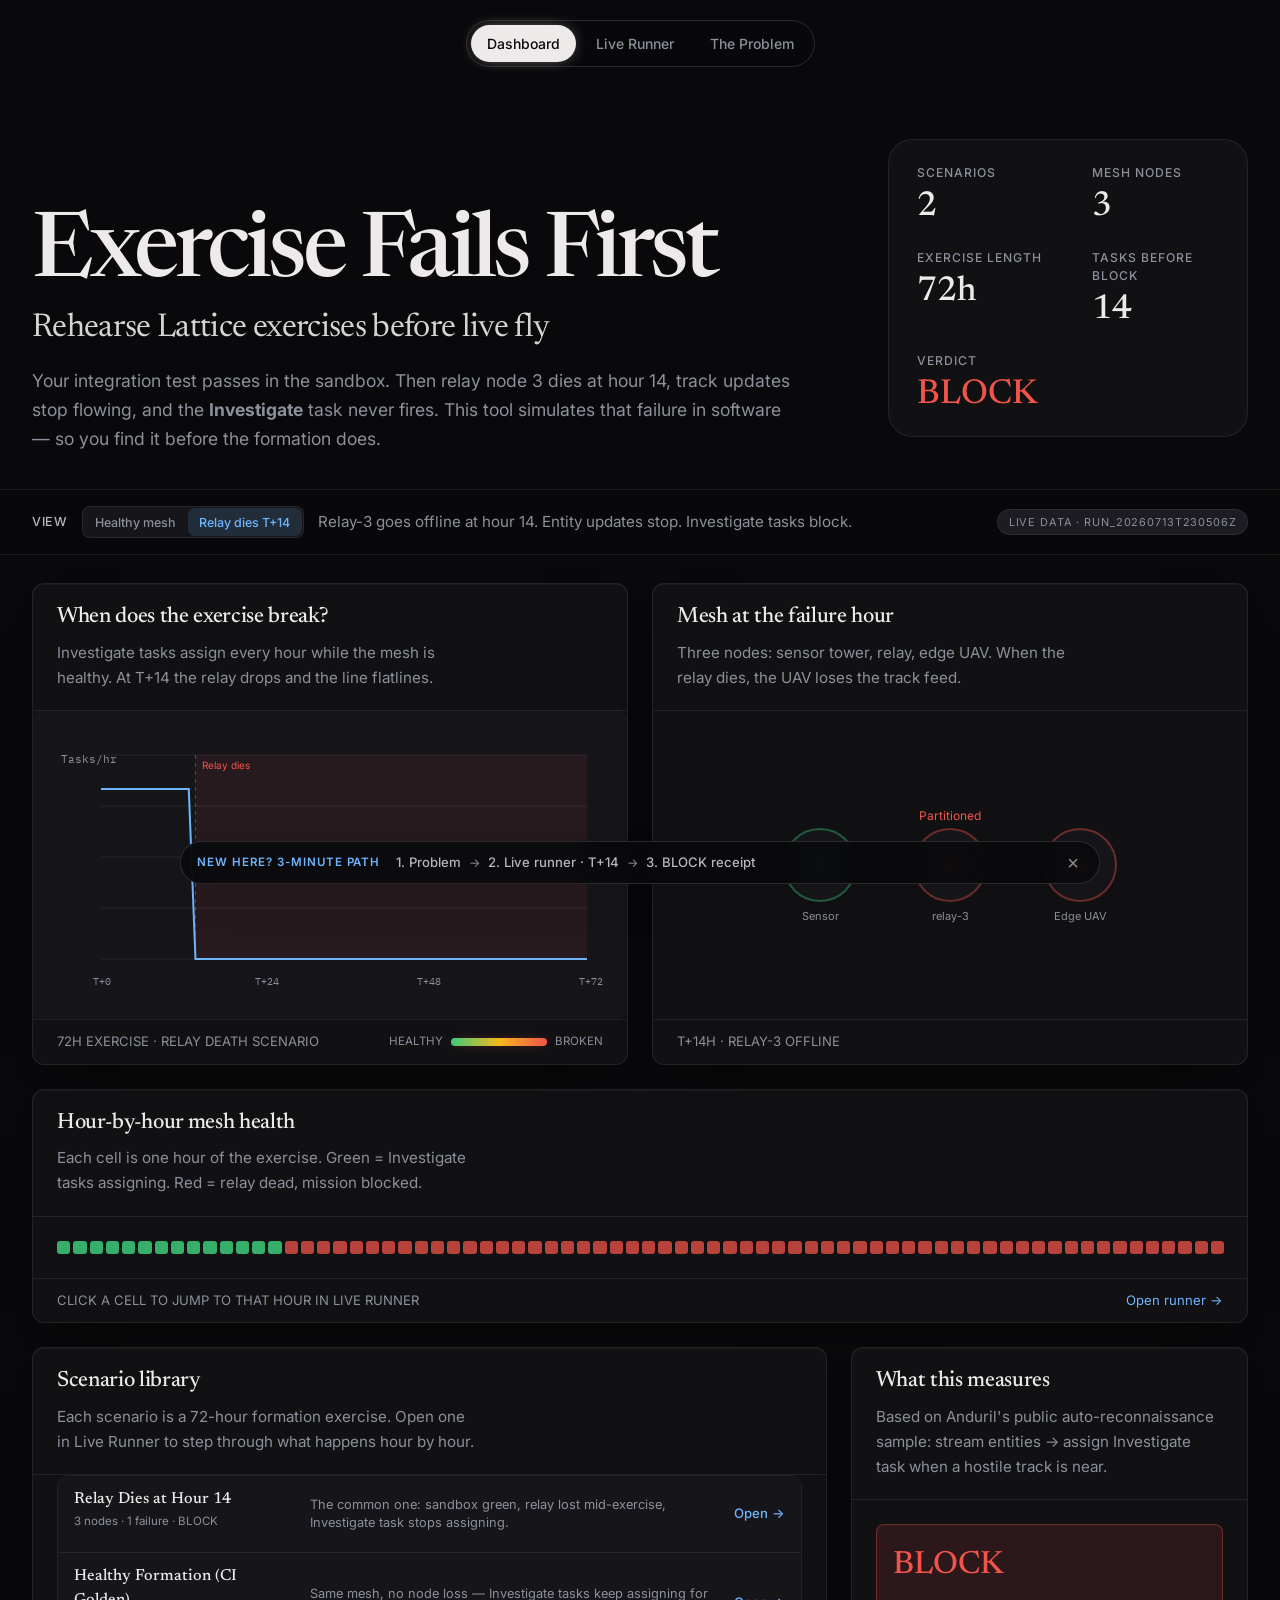
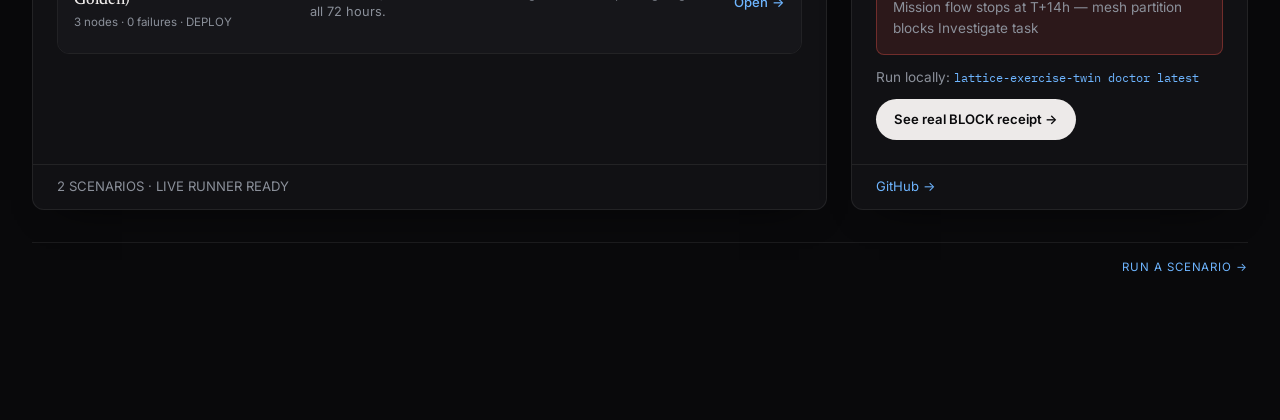
<file: site/index.html>
<!DOCTYPE html>
<html lang="en">
<head>
  <meta charset="utf-8">
  <meta name="viewport" content="width=device-width, initial-scale=1">
  <meta name="description" content="Rehearse Lattice formation exercises before hour 14 kills your mission.">
  <meta property="og:title" content="Exercise Fails First">
  <meta property="og:description" content="Rehearse Lattice mesh failures before live fly.">
  <meta property="og:image" content="https://enaguthi.com/lattice-exercise-twin/site/og-preview.svg">
  <title>Exercise Fails First</title>
  <link rel="icon" href="favicon.svg" type="image/svg+xml">
  <link rel="preconnect" href="https://fonts.googleapis.com">
  <link rel="preconnect" href="https://fonts.gstatic.com" crossorigin>
  <link href="https://fonts.googleapis.com/css2?family=Inter:wght@400;500;600&family=Newsreader:opsz,wght@6..72,400;6..72,500;6..72,600&family=IBM+Plex+Mono:wght@400;500&display=swap" rel="stylesheet">
  <link rel="stylesheet" href="styles.css">
</head>
<body>
  <div class="deck-root">
    <div class="deck-inner">
      <nav class="top-nav">
        <div class="nav-pill">
          <a href="index.html" class="active">Dashboard</a>
          <a href="run/relay-death-t14.html">Live Runner</a>
          <a href="vision.html">The Problem</a>
        </div>
      </nav>

      <header class="hero" id="overview">
        <div class="hero-grid">
          <div>
            <h1>Exercise Fails First</h1>
            <p class="tagline">Rehearse Lattice exercises before live fly</p>
            <p class="lede">
              Your integration test passes in the sandbox. Then relay node 3 dies at hour 14,
              track updates stop flowing, and the <strong>Investigate</strong> task never fires.
              This tool simulates that failure in software — so you find it before the formation does.
            </p>
          </div>
          <dl class="stats-panel">
            <div><dt>Scenarios</dt><dd>2</dd></div>
            <div><dt>Mesh nodes</dt><dd>3</dd></div>
            <div><dt>Exercise length</dt><dd>72h</dd></div>
            <div><dt>Tasks before block</dt><dd id="stat-tasks">14</dd></div>
            <div><dt>Verdict</dt><dd id="stat-verdict" style="color:var(--danger)">BLOCK</dd></div>
          </dl>
        </div>
      </header>

      <div class="toolbar">
        <div style="display:flex;flex-wrap:wrap;align-items:center;gap:0.875rem;">
          <span class="toolbar-label">View</span>
          <div class="mode-tabs" role="tablist">
            <button type="button" data-mode="golden" role="tab">Healthy mesh</button>
            <button type="button" data-mode="failure" class="active" role="tab">Relay dies T+14</button>
          </div>
          <span class="toolbar-hint" id="mode-hint">Relay-3 goes offline at hour 14. Entity updates stop. Investigate tasks block.</span>
        </div>
        <span class="badge-live" id="run-badge">Syncing live data…</span>
      </div>

      <div class="panel-grid panel-grid-2">
        <section class="panel">
          <header class="panel-head">
            <div>
              <h2>When does the exercise break?</h2>
              <p>Investigate tasks assign every hour while the mesh is healthy. At T+14 the relay drops and the line flatlines.</p>
            </div>
          </header>
          <div class="panel-body chart-wrap">
            <canvas id="timeline-chart" class="chart" height="260"></canvas>
          </div>
          <footer class="panel-foot">
            <span>72H EXERCISE · RELAY DEATH SCENARIO</span>
            <div style="display:flex;align-items:center;gap:0.5rem;font-size:0.72rem;text-transform:uppercase;">
              <span>Healthy</span><span class="gradient-bar"></span><span>Broken</span>
            </div>
          </footer>
        </section>

        <section class="panel">
          <header class="panel-head">
            <div>
              <h2>Mesh at the failure hour</h2>
              <p>Three nodes: sensor tower, relay, edge UAV. When the relay dies, the UAV loses the track feed.</p>
            </div>
          </header>
          <div class="panel-body mesh-mini" id="mesh-viz"></div>
          <footer class="panel-foot">
            <span id="mesh-status-text">T+14H · RELAY-3 OFFLINE</span>
          </footer>
        </section>
      </div>

      <section class="panel" style="margin-top:1.5rem;">
        <header class="panel-head">
          <div>
            <h2>Hour-by-hour mesh health</h2>
            <p>Each cell is one hour of the exercise. Green = Investigate tasks assigning. Red = relay dead, mission blocked.</p>
          </div>
        </header>
        <div class="panel-body">
          <div id="heatmap" class="heatmap" aria-label="72 hour health heatmap"></div>
        </div>
        <footer class="panel-foot">
          <span id="heatmap-caption">CLICK A CELL TO JUMP TO THAT HOUR IN LIVE RUNNER</span>
          <a href="run/relay-death-t14.html" style="color:var(--accent);">Open runner →</a>
        </footer>
      </section>

      <div class="panel-grid panel-grid-3" style="margin-top:1.5rem;">
        <section class="panel">
          <header class="panel-head">
            <div>
              <h2>Scenario library</h2>
              <p>Each scenario is a 72-hour formation exercise. Open one in Live Runner to step through what happens hour by hour.</p>
            </div>
          </header>
          <div class="panel-body" style="padding-top:0;">
            <div class="scenario-list">
              <a class="scenario-row" href="run/relay-death-t14.html">
                <div>
                  <h3>Relay Dies at Hour 14</h3>
                  <p class="scenario-meta">3 nodes · 1 failure · BLOCK</p>
                </div>
                <p class="scenario-desc">The common one: sandbox green, relay lost mid-exercise, Investigate task stops assigning.</p>
                <span class="scenario-open">Open →</span>
              </a>
              <a class="scenario-row" href="run/ci-golden-mesh.html">
                <div>
                  <h3>Healthy Formation (CI Golden)</h3>
                  <p class="scenario-meta">3 nodes · 0 failures · DEPLOY</p>
                </div>
                <p class="scenario-desc">Same mesh, no node loss — Investigate tasks keep assigning for all 72 hours.</p>
                <span class="scenario-open">Open →</span>
              </a>
            </div>
          </div>
          <footer class="panel-foot">2 SCENARIOS · LIVE RUNNER READY</footer>
        </section>

        <section class="panel">
          <header class="panel-head">
            <div>
              <h2>What this measures</h2>
              <p>Based on Anduril's public auto-reconnaissance sample: stream entities → assign Investigate task when a hostile track is near.</p>
            </div>
          </header>
          <div class="panel-body">
            <div class="receipt-box block" style="margin-bottom:0.75rem;">
              <div class="verdict-big block">BLOCK</div>
              <p style="margin:0.5rem 0 0;font-size:0.85rem;color:var(--muted);">Mission flow stops at T+14h — mesh partition blocks Investigate task</p>
            </div>
            <p style="font-size:0.85rem;color:var(--muted);margin:0 0 0.75rem;">
              Run locally: <code style="font-family:var(--mono);font-size:0.78rem;color:var(--accent);">lattice-exercise-twin doctor latest</code>
            </p>
            <a href="demo/blocked_receipt.html" class="btn-primary" style="font-size:0.82rem;">See real BLOCK receipt →</a>
          </div>
          <footer class="panel-foot">
            <a href="https://github.com/Abhishek21g/lattice-exercise-twin" style="color:var(--accent);">GitHub →</a>
          </footer>
        </section>
      </div>

      <footer class="site-foot">
        <a href="run/relay-death-t14.html">Run a scenario →</a>
      </footer>
    </div>
  </div>
  <script src="data-loader.js"></script>
  <script src="reviewer.js"></script>
  <script src="app.js"></script>
</body>
</html>
</file>
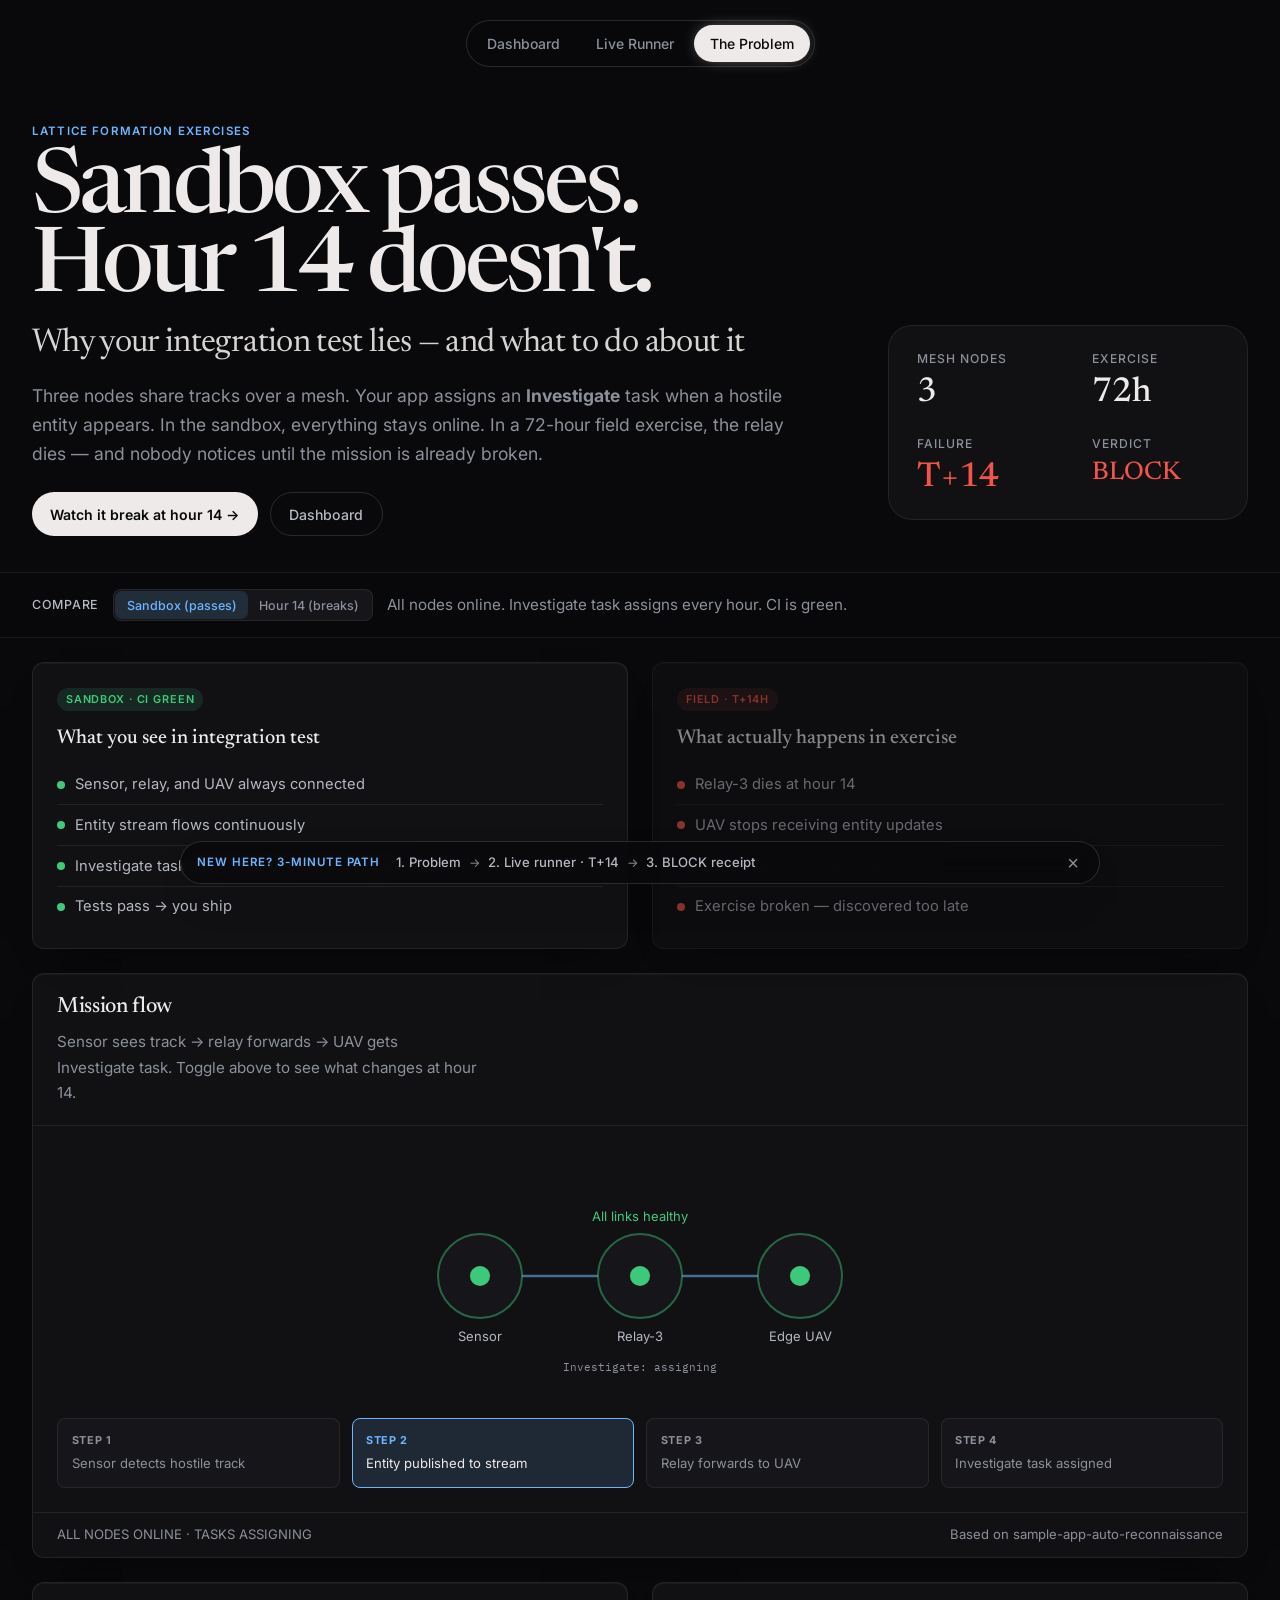
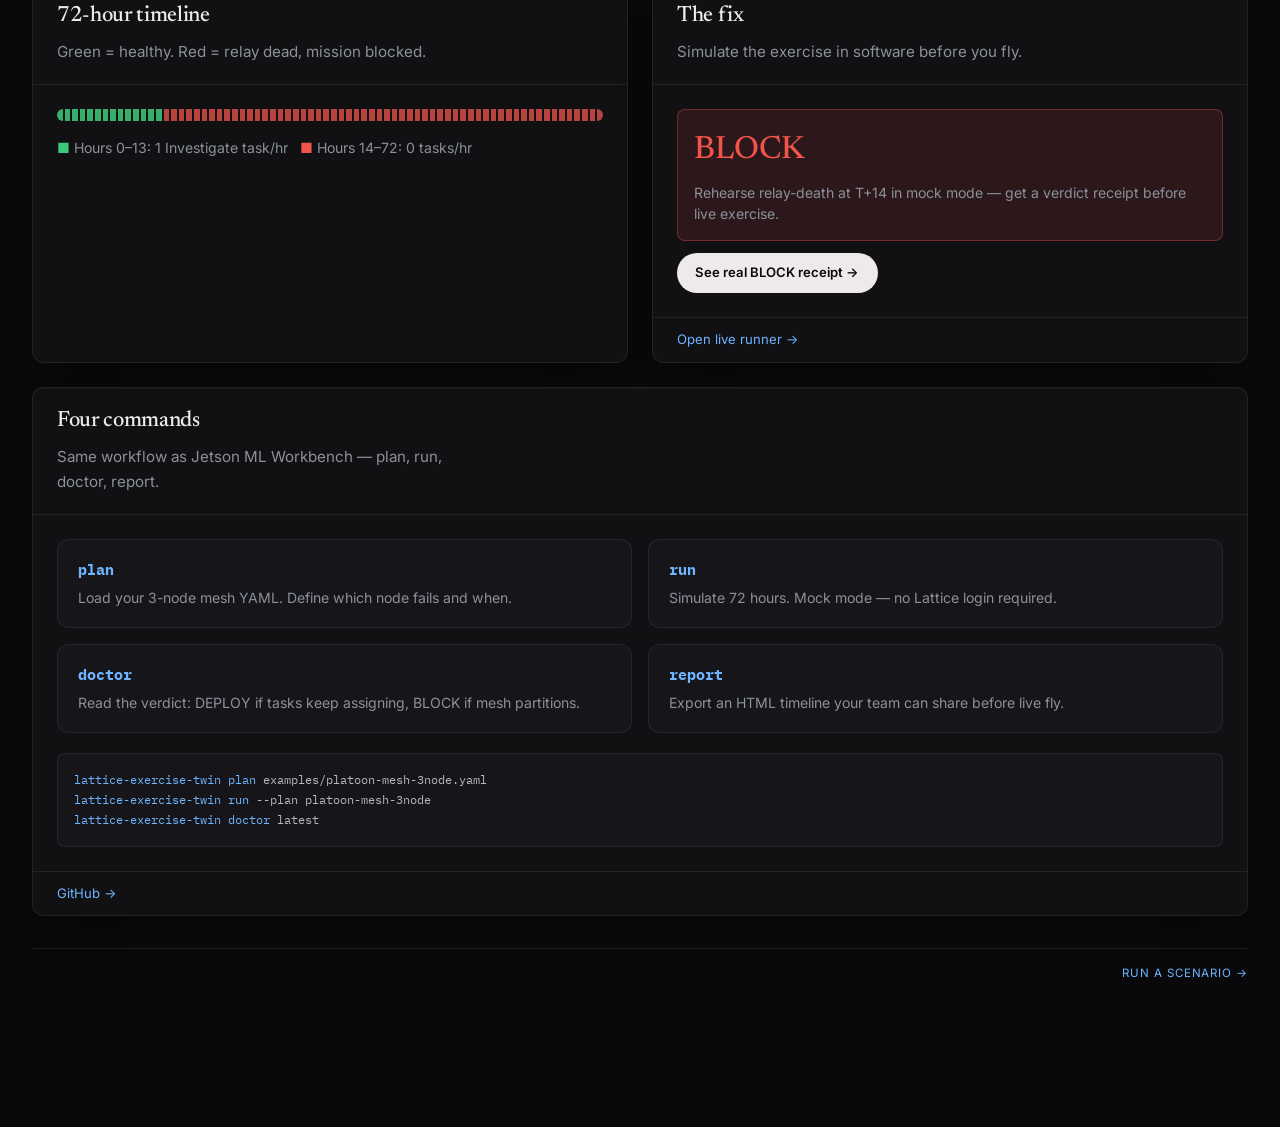
<file: site/vision.html>
<!DOCTYPE html>
<html lang="en">
<head>
  <meta charset="utf-8">
  <meta name="viewport" content="width=device-width, initial-scale=1">
  <meta name="description" content="Why Lattice formation exercises pass in sandbox but break at hour 14 — and how to rehearse failures first.">
  <meta property="og:title" content="Exercise Fails First — The Problem">
  <meta property="og:description" content="Sandbox passes. Hour 14 doesn't. Rehearse mesh failures before live fly.">
  <meta property="og:image" content="https://enaguthi.com/lattice-exercise-twin/site/og-preview.svg">
  <title>The Problem — Exercise Fails First</title>
  <link rel="icon" href="favicon.svg" type="image/svg+xml">
  <link rel="preconnect" href="https://fonts.googleapis.com">
  <link rel="preconnect" href="https://fonts.gstatic.com" crossorigin>
  <link href="https://fonts.googleapis.com/css2?family=Inter:wght@400;500;600&family=Newsreader:opsz,wght@6..72,400;6..72,500;6..72,600&family=IBM+Plex+Mono:wght@400;500&display=swap" rel="stylesheet">
  <link rel="stylesheet" href="styles.css">
</head>
<body>
  <div class="deck-root">
    <div class="deck-inner">
      <nav class="top-nav">
        <div class="nav-pill">
          <a href="index.html">Dashboard</a>
          <a href="run/relay-death-t14.html">Live Runner</a>
          <a href="vision.html" class="active">The Problem</a>
        </div>
      </nav>

      <header class="hero">
        <div class="hero-grid">
          <div>
            <p class="eyebrow">Lattice formation exercises</p>
            <h1>Sandbox passes.<br>Hour 14 doesn't.</h1>
            <p class="tagline">Why your integration test lies — and what to do about it</p>
            <p class="lede">
              Three nodes share tracks over a mesh. Your app assigns an <strong>Investigate</strong> task when a hostile entity appears.
              In the sandbox, everything stays online. In a 72-hour field exercise, the relay dies — and nobody notices until the mission is already broken.
            </p>
            <div class="hero-actions">
              <a class="btn-primary" href="run/relay-death-t14.html">Watch it break at hour 14 →</a>
              <a class="btn-ghost" href="index.html">Dashboard</a>
            </div>
          </div>
          <dl class="stats-panel">
            <div><dt>Mesh nodes</dt><dd>3</dd></div>
            <div><dt>Exercise</dt><dd>72h</dd></div>
            <div><dt>Failure</dt><dd style="color:var(--danger)">T+14</dd></div>
            <div><dt>Verdict</dt><dd style="color:var(--danger);font-size:1.6rem">BLOCK</dd></div>
          </dl>
        </div>
      </header>

      <div class="toolbar">
        <div style="display:flex;flex-wrap:wrap;align-items:center;gap:0.875rem;">
          <span class="toolbar-label">Compare</span>
          <div class="mode-tabs" role="tablist" id="compare-tabs">
            <button type="button" data-view="sandbox" class="active" role="tab">Sandbox (passes)</button>
            <button type="button" data-view="field" role="tab">Hour 14 (breaks)</button>
          </div>
          <span class="toolbar-hint" id="compare-hint">All nodes online. Investigate task assigns every hour. CI is green.</span>
        </div>
      </div>

      <div class="panel-grid panel-grid-2" style="margin-top:1.5rem;">
        <article class="compare-card compare-pass" id="card-sandbox">
          <span class="compare-label">Sandbox · CI green</span>
          <h3>What you see in integration test</h3>
          <ul class="compare-list">
            <li>Sensor, relay, and UAV always connected</li>
            <li>Entity stream flows continuously</li>
            <li>Investigate task assigns on every track update</li>
            <li>Tests pass → you ship</li>
          </ul>
        </article>
        <article class="compare-card compare-fail" id="card-field">
          <span class="compare-label">Field · T+14h</span>
          <h3>What actually happens in exercise</h3>
          <ul class="compare-list">
            <li>Relay-3 dies at hour 14</li>
            <li>UAV stops receiving entity updates</li>
            <li>Investigate task stops assigning</li>
            <li>Exercise broken — discovered too late</li>
          </ul>
        </article>
      </div>

      <section class="panel" style="margin-top:1.5rem;">
        <header class="panel-head">
          <div>
            <h2>Mission flow</h2>
            <p id="flow-caption">Sensor sees track → relay forwards → UAV gets Investigate task. Toggle above to see what changes at hour 14.</p>
          </div>
        </header>
        <div class="panel-body">
          <div class="flow-diagram" id="flow-diagram" aria-label="Mesh mission flow diagram"></div>
          <div class="flow-steps" id="flow-steps">
            <div class="flow-step active" data-step="0"><strong>Step 1</strong>Sensor detects hostile track</div>
            <div class="flow-step" data-step="1"><strong>Step 2</strong>Entity published to stream</div>
            <div class="flow-step" data-step="2"><strong>Step 3</strong>Relay forwards to UAV</div>
            <div class="flow-step" data-step="3"><strong>Step 4</strong>Investigate task assigned</div>
          </div>
        </div>
        <footer class="panel-foot">
          <span id="flow-status">ALL NODES ONLINE · TASKS ASSIGNING</span>
          <span>Based on sample-app-auto-reconnaissance</span>
        </footer>
      </section>

      <div class="panel-grid panel-grid-2" style="margin-top:1.5rem;">
        <section class="panel">
          <header class="panel-head">
            <div>
              <h2>72-hour timeline</h2>
              <p>Green = healthy. Red = relay dead, mission blocked.</p>
            </div>
          </header>
          <div class="panel-body">
            <div class="mini-timeline" id="mini-timeline" aria-hidden="true"></div>
            <p style="margin:1rem 0 0;font-size:0.88rem;color:var(--muted);">
              <span style="color:var(--ok)">■</span> Hours 0–13: 1 Investigate task/hr &nbsp;
              <span style="color:var(--danger)">■</span> Hours 14–72: 0 tasks/hr
            </p>
          </div>
        </section>

        <section class="panel">
          <header class="panel-head">
            <div>
              <h2>The fix</h2>
              <p>Simulate the exercise in software before you fly.</p>
            </div>
          </header>
          <div class="panel-body">
            <div class="receipt-box block">
              <div class="verdict-big block">BLOCK</div>
              <p style="margin:0.5rem 0 0;font-size:0.88rem;color:var(--muted);">
                Rehearse relay-death at T+14 in mock mode — get a verdict receipt before live exercise.
              </p>
            </div>
            <a href="demo/blocked_receipt.html" class="btn-primary" style="font-size:0.82rem;display:inline-flex;margin-top:0.75rem;">See real BLOCK receipt →</a>
          </div>
          <footer class="panel-foot">
            <a href="run/relay-death-t14.html" style="color:var(--accent);">Open live runner →</a>
          </footer>
        </section>
      </div>

      <section class="panel" style="margin-top:1.5rem;">
        <header class="panel-head">
          <div>
            <h2>Four commands</h2>
            <p>Same workflow as Jetson ML Workbench — plan, run, doctor, report.</p>
          </div>
        </header>
        <div class="panel-body">
          <div class="cmd-grid">
            <article class="cmd-card">
              <h3>plan</h3>
              <p>Load your 3-node mesh YAML. Define which node fails and when.</p>
            </article>
            <article class="cmd-card">
              <h3>run</h3>
              <p>Simulate 72 hours. Mock mode — no Lattice login required.</p>
            </article>
            <article class="cmd-card">
              <h3>doctor</h3>
              <p>Read the verdict: DEPLOY if tasks keep assigning, BLOCK if mesh partitions.</p>
            </article>
            <article class="cmd-card">
              <h3>report</h3>
              <p>Export an HTML timeline your team can share before live fly.</p>
            </article>
          </div>
          <div class="cli-block" style="margin-top:1.25rem;">
            <span class="cmd">lattice-exercise-twin plan</span> examples/platoon-mesh-3node.yaml<br>
            <span class="cmd">lattice-exercise-twin run</span> --plan platoon-mesh-3node<br>
            <span class="cmd">lattice-exercise-twin doctor</span> latest
          </div>
        </div>
        <footer class="panel-foot">
          <a href="https://github.com/Abhishek21g/lattice-exercise-twin" style="color:var(--accent);">GitHub →</a>
        </footer>
      </section>

      <footer class="site-foot">
        <a href="run/relay-death-t14.html">Run a scenario →</a>
      </footer>
    </div>
  </div>
  <script src="data-loader.js"></script>
  <script src="reviewer.js"></script>
  <script src="vision.js"></script>
</body>
</html>
</file>
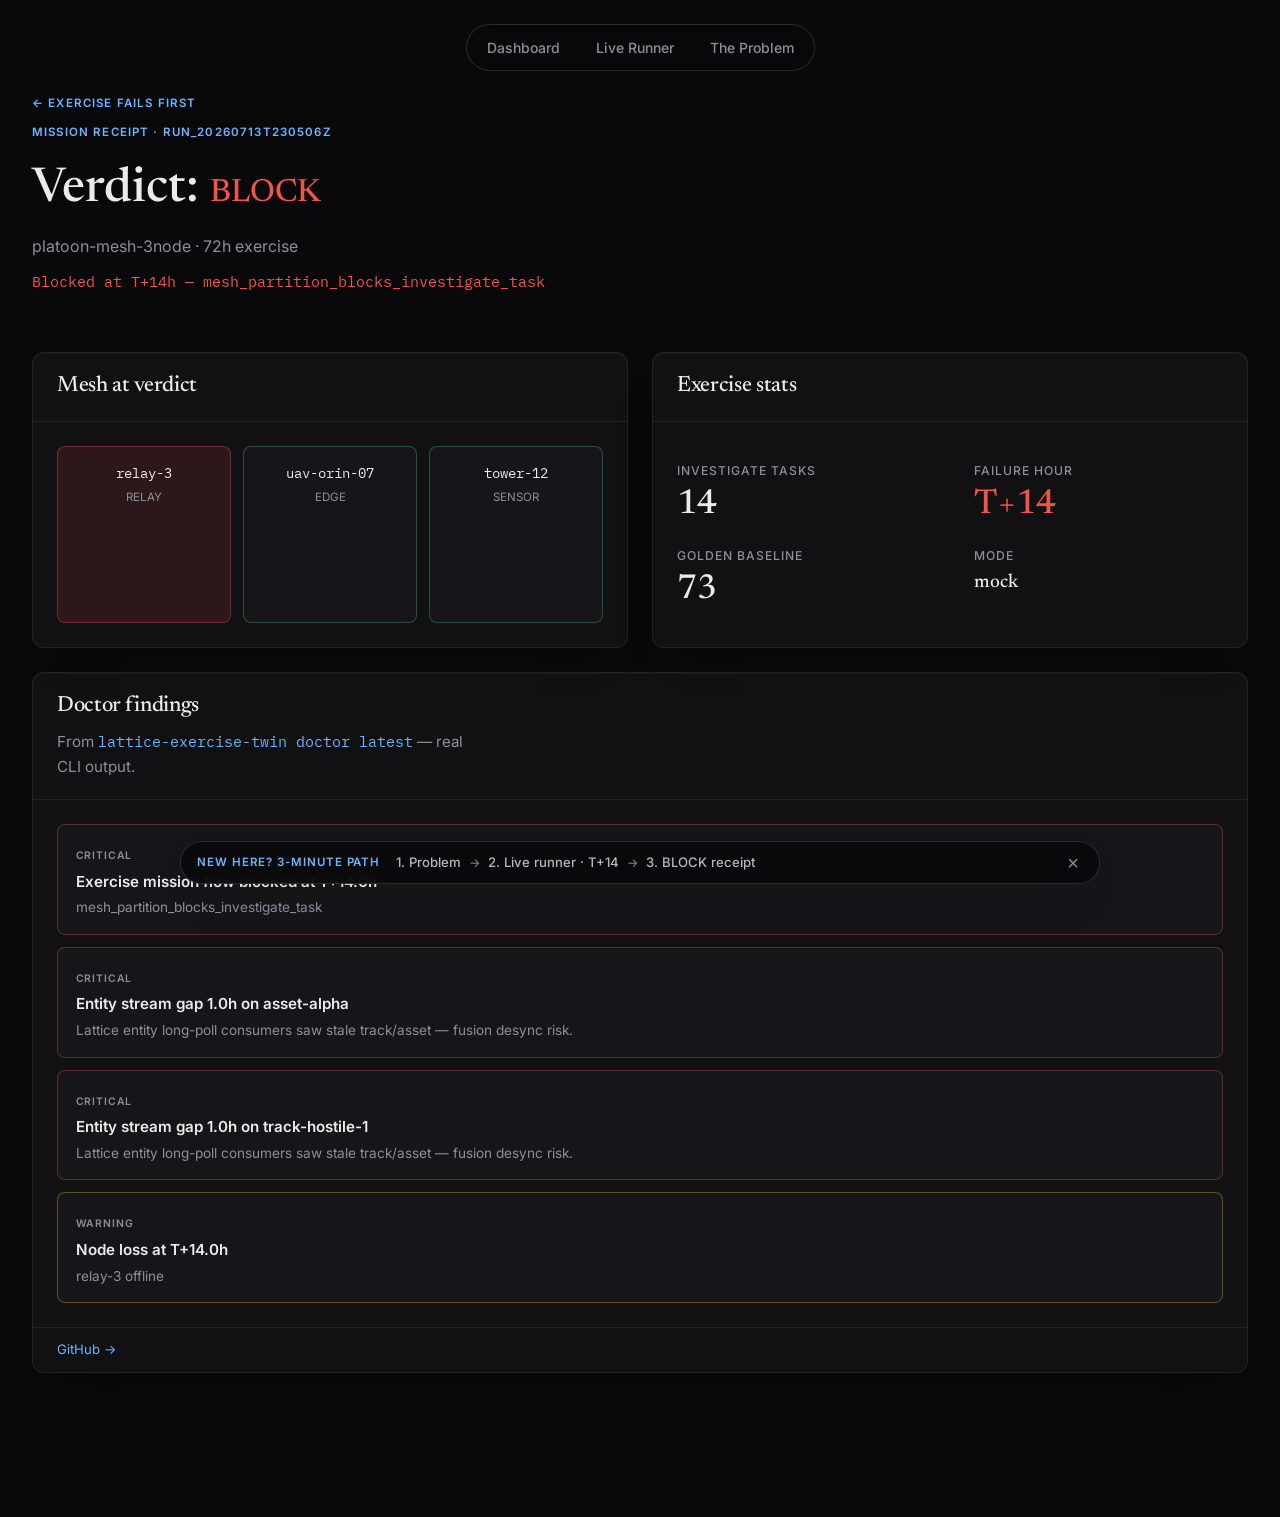
<file: site/demo/blocked_receipt.html>
<!DOCTYPE html>
<html lang="en">
<head>
  <meta charset="utf-8">
  <meta name="viewport" content="width=device-width, initial-scale=1">
  <title>BLOCK receipt — Exercise Fails First</title>
  <link rel="icon" href="../favicon.svg" type="image/svg+xml">
  <link rel="preconnect" href="https://fonts.googleapis.com">
  <link rel="preconnect" href="https://fonts.gstatic.com" crossorigin>
  <link href="https://fonts.googleapis.com/css2?family=Inter:wght@400;500;600&family=Newsreader:opsz,wght@6..72,400;6..72,500;6..72,600&family=IBM+Plex+Mono:wght@400;500&display=swap" rel="stylesheet">
  <link rel="stylesheet" href="../styles.css">
</head>
<body class="report-page" data-data-prefix="../">
  <div class="deck-root">
    <div class="deck-inner report-shell">
      <nav class="top-nav" style="padding-top:0.5rem;">
        <div class="nav-pill">
          <a href="../index.html">Dashboard</a>
          <a href="../run/relay-death-t14.html">Live Runner</a>
          <a href="../vision.html">The Problem</a>
        </div>
      </nav>

      <header class="report-hero">
        <p class="eyebrow"><a href="../index.html" style="color:var(--accent);">← Exercise Fails First</a></p>
        <p class="eyebrow" id="receipt-run-id">Mission receipt</p>
        <h1>Verdict: <span class="verdict-big block" id="receipt-verdict">BLOCK</span></h1>
        <p class="lede" id="receipt-lede">platoon-mesh-3node · 72h exercise</p>
        <p class="block-at" id="receipt-block-at">Blocked at T+14h</p>
      </header>

      <div class="panel-grid panel-grid-2">
        <section class="panel">
          <header class="panel-head"><h2>Mesh at verdict</h2></header>
          <div class="panel-body mesh-grid" id="receipt-mesh"></div>
        </section>
        <section class="panel">
          <header class="panel-head"><h2>Exercise stats</h2></header>
          <div class="panel-body">
            <dl class="stats-panel" style="max-width:none;border:none;padding:0;">
              <div><dt>Investigate tasks</dt><dd id="stat-task-total">—</dd></div>
              <div><dt>Failure hour</dt><dd id="stat-failure-hour" style="color:var(--danger)">—</dd></div>
              <div><dt>Golden baseline</dt><dd id="stat-golden-tasks">—</dd></div>
              <div><dt>Mode</dt><dd id="stat-mode" style="font-size:1.2rem">mock</dd></div>
            </dl>
          </div>
        </section>
      </div>

      <section class="panel" style="margin-top:1.5rem;">
        <header class="panel-head">
          <div>
            <h2>Doctor findings</h2>
            <p>From <code style="font-family:var(--mono);color:var(--accent);">lattice-exercise-twin doctor latest</code> — real CLI output.</p>
          </div>
        </header>
        <div class="panel-body findings-body" id="receipt-findings"></div>
        <footer class="panel-foot">
          <a href="https://github.com/Abhishek21g/lattice-exercise-twin" style="color:var(--accent);">GitHub →</a>
        </footer>
      </section>
    </div>
  </div>
  <script src="../data-loader.js"></script>
  <script src="../reviewer.js"></script>
  <script>
    (async function () {
      const data = await window.LatticeSiteData.loadScenario("relay-death-t14");
      document.getElementById("receipt-run-id").textContent = "Mission receipt · " + (data.run_id || "mock");
      document.getElementById("receipt-lede").textContent =
        (data.plan_name || "platoon-mesh-3node") + " · " + (data.duration_hours || 72) + "h exercise";
      document.getElementById("receipt-block-at").textContent =
        data.failure_hour != null ? "Blocked at T+" + data.failure_hour + "h — " + (data.block_reason || "") : "";
      document.getElementById("stat-task-total").textContent = String(data.tasks_total ?? "—");
      document.getElementById("stat-failure-hour").textContent =
        data.failure_hour != null ? "T+" + data.failure_hour : "—";
      document.getElementById("stat-golden-tasks").textContent = String(data.golden_tasks ?? "—");
      document.getElementById("stat-mode").textContent = data.mode || "mock";

      const online = new Set(data.mesh?.final_online || []);
      const meshEl = document.getElementById("receipt-mesh");
      meshEl.innerHTML = (data.mesh?.nodes || []).map((n) => {
        const ok = online.has(n.id);
        return `<div class="mesh-node ${ok ? "ok" : "bad"}"><span>${n.id}</span><small>${n.role || ""}</small></div>`;
      }).join("");

      const findingsEl = document.getElementById("receipt-findings");
      findingsEl.innerHTML = (data.findings || []).map((f) => `
        <article class="finding-card ${f.severity}">
          <span class="finding-sev">${f.severity}</span>
          <h4>${f.title}</h4>
          <p>${f.detail}</p>
        </article>`).join("") || "<p>No findings.</p>";
    })();
  </script>
</body>
</html>
</file>
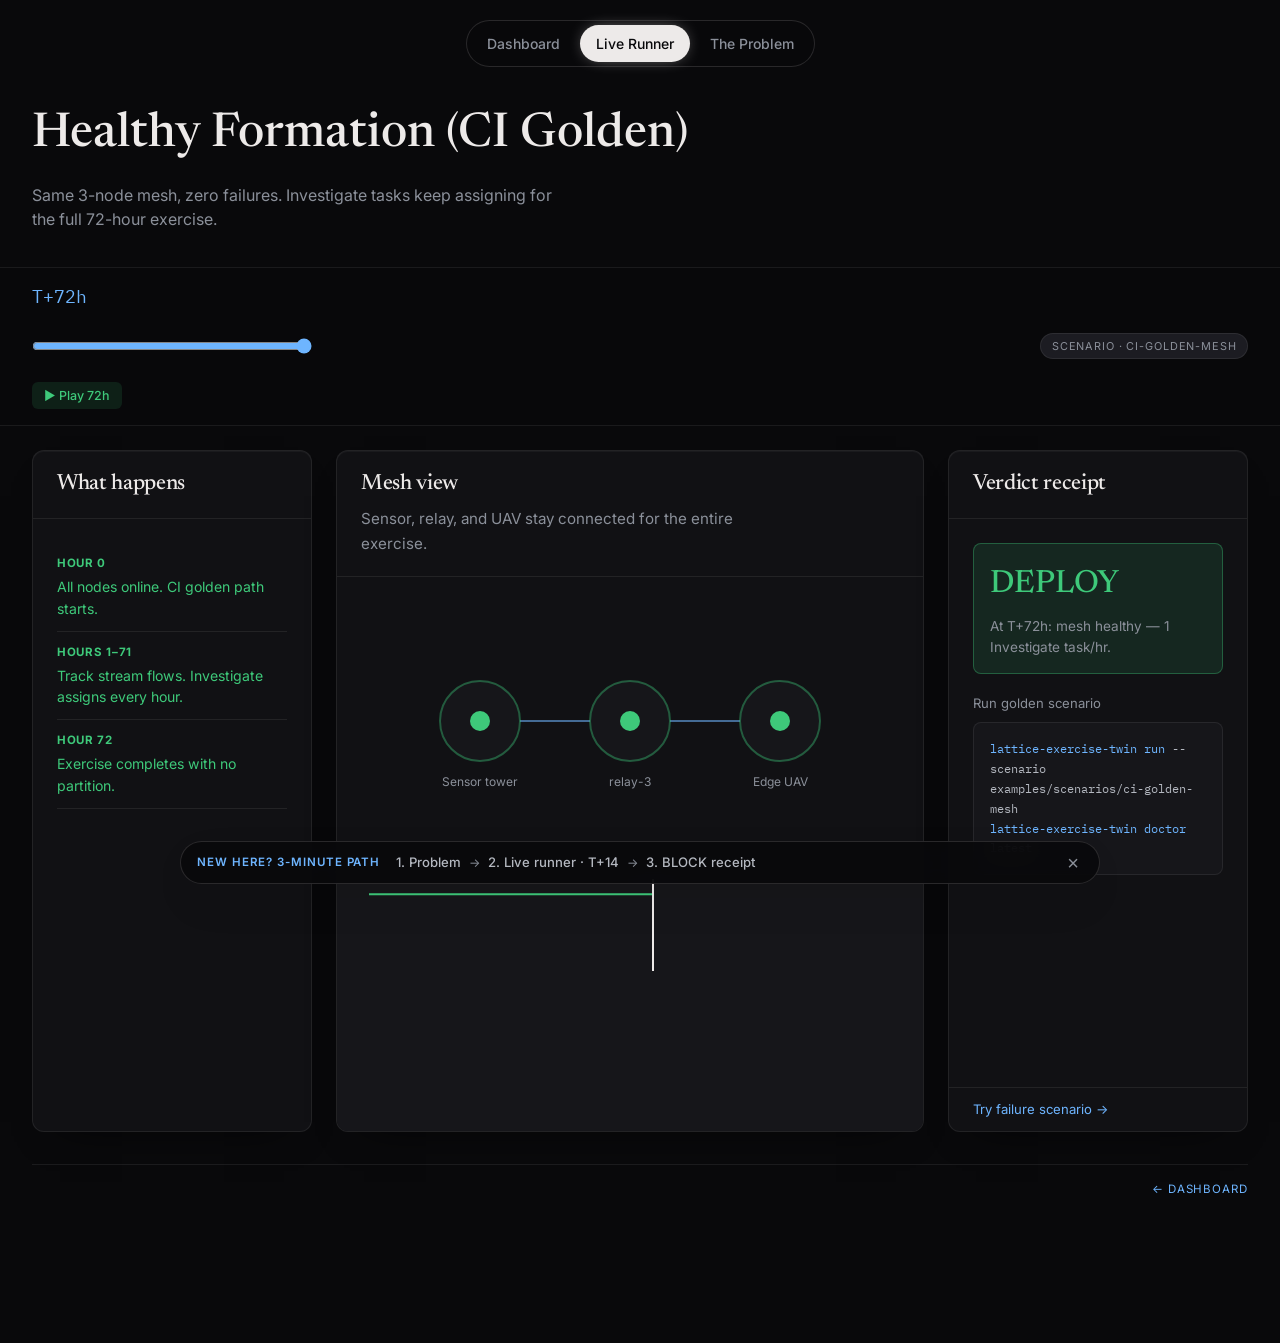
<file: site/run/ci-golden-mesh.html>
<!DOCTYPE html>
<html lang="en">
<head>
  <meta charset="utf-8">
  <meta name="viewport" content="width=device-width, initial-scale=1">
  <title>Healthy Formation — Live Runner</title>
  <link rel="icon" href="../favicon.svg" type="image/svg+xml">
  <link rel="preconnect" href="https://fonts.googleapis.com">
  <link rel="preconnect" href="https://fonts.gstatic.com" crossorigin>
  <link href="https://fonts.googleapis.com/css2?family=Inter:wght@400;500;600&family=Newsreader:opsz,wght@6..72,400;6..72,500;6..72,600&family=IBM+Plex+Mono:wght@400;500&display=swap" rel="stylesheet">
  <link rel="stylesheet" href="../styles.css">
</head>
<body data-data-prefix="../">
  <div class="deck-root">
    <div class="deck-inner">
      <nav class="top-nav">
        <div class="nav-pill">
          <a href="../index.html">Dashboard</a>
          <a href="relay-death-t14.html" class="active">Live Runner</a>
          <a href="../vision.html">The Problem</a>
        </div>
      </nav>

      <header class="runner-hero">
        <h1>Healthy Formation (CI Golden)</h1>
        <p>Same 3-node mesh, zero failures. Investigate tasks keep assigning for the full 72-hour exercise.</p>
      </header>

      <div class="toolbar">
        <div style="display:flex;align-items:center;gap:1rem;flex-wrap:wrap;">
          <span class="time-readout" id="time-readout">T+0h</span>
          <input type="range" id="hour-slider" class="timeline-control" min="0" max="72" value="0" style="max-width:280px;">
          <button type="button" id="btn-play" class="mode-tabs" style="border:none;padding:0.35rem 0.75rem;border-radius:0.375rem;background:var(--ok-soft);color:var(--ok);cursor:pointer;font-family:var(--sans);font-size:0.78rem;font-weight:500;">▶ Play 72h</button>
        </div>
        <span class="badge-live">Scenario · ci-golden-mesh</span>
      </div>

      <div class="runner-layout">
        <aside class="panel">
          <header class="panel-head"><h2>What happens</h2></header>
          <div class="panel-body">
            <ol class="steps">
              <li data-hour="0"><strong>Hour 0</strong>All nodes online. CI golden path starts.</li>
              <li data-hour="12"><strong>Hours 1–71</strong>Track stream flows. Investigate assigns every hour.</li>
              <li data-hour="72"><strong>Hour 72</strong>Exercise completes with no partition.</li>
            </ol>
          </div>
        </aside>

        <section class="panel">
          <header class="panel-head">
            <div>
              <h2>Mesh view</h2>
              <p>Sensor, relay, and UAV stay connected for the entire exercise.</p>
            </div>
          </header>
          <div class="panel-body" id="runner-mesh"></div>
          <div class="panel-body chart-wrap" style="padding-top:0;">
            <canvas id="runner-chart" height="120"></canvas>
          </div>
        </section>

        <aside class="panel">
          <header class="panel-head"><h2>Verdict receipt</h2></header>
          <div class="panel-body">
            <div class="receipt-box pass" id="receipt">
              <div class="verdict-big pass" id="verdict-text">DEPLOY</div>
              <p id="receipt-detail" style="margin:0.5rem 0 0;color:var(--muted);font-size:0.85rem;"></p>
            </div>
            <p style="font-size:0.82rem;color:var(--muted);margin:1.25rem 0 0.5rem;">Run golden scenario</p>
            <div class="cli-block">
              <span class="cmd">lattice-exercise-twin run</span> --scenario examples/scenarios/ci-golden-mesh<br>
              <span class="cmd">lattice-exercise-twin doctor</span> latest
            </div>
          </div>
          <footer class="panel-foot">
            <a href="relay-death-t14.html" style="color:var(--accent);">Try failure scenario →</a>
          </footer>
        </aside>
      </div>

      <footer class="site-foot">
        <a href="../index.html">← Dashboard</a>
      </footer>
    </div>
  </div>
  <script src="../data-loader.js"></script>
  <script src="../reviewer.js"></script>
  <script>
    window.RUNNER_CONFIG = {
      id: "ci-golden-mesh",
      failureHour: null,
      totalHours: 72,
      verdict: "DEPLOY"
    };
  </script>
  <script src="../runner.js"></script>
</body>
</html>
</file>
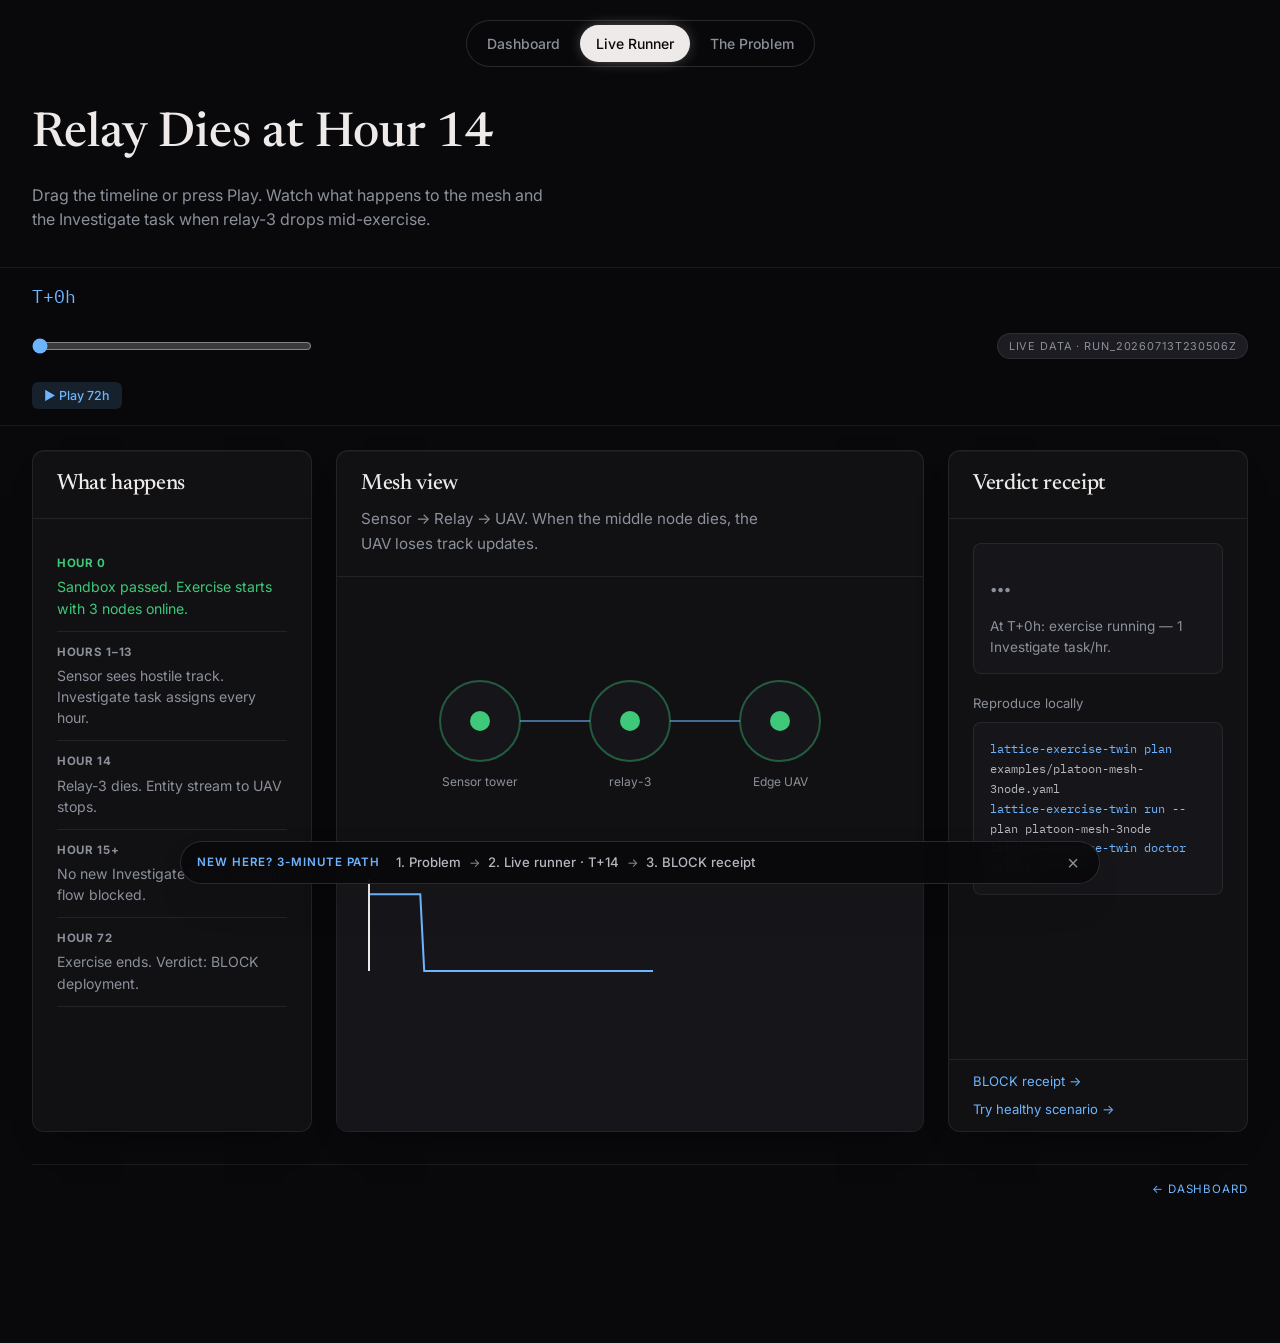
<file: site/run/relay-death-t14.html>
<!DOCTYPE html>
<html lang="en">
<head>
  <meta charset="utf-8">
  <meta name="viewport" content="width=device-width, initial-scale=1">
  <title>Relay Dies at Hour 14 — Live Runner</title>
  <link rel="icon" href="../favicon.svg" type="image/svg+xml">
  <link rel="preconnect" href="https://fonts.googleapis.com">
  <link rel="preconnect" href="https://fonts.gstatic.com" crossorigin>
  <link href="https://fonts.googleapis.com/css2?family=Inter:wght@400;500;600&family=Newsreader:opsz,wght@6..72,400;6..72,500;6..72,600&family=IBM+Plex+Mono:wght@400;500&display=swap" rel="stylesheet">
  <link rel="stylesheet" href="../styles.css">
</head>
<body data-data-prefix="../">
  <div class="deck-root">
    <div class="deck-inner">
      <nav class="top-nav">
        <div class="nav-pill">
          <a href="../index.html">Dashboard</a>
          <a href="relay-death-t14.html" class="active">Live Runner</a>
          <a href="../vision.html">The Problem</a>
        </div>
      </nav>

      <header class="runner-hero">
        <h1>Relay Dies at Hour 14</h1>
        <p>Drag the timeline or press Play. Watch what happens to the mesh and the Investigate task when relay-3 drops mid-exercise.</p>
      </header>

      <div class="toolbar">
        <div style="display:flex;align-items:center;gap:1rem;flex-wrap:wrap;">
          <span class="time-readout" id="time-readout">T+0h</span>
          <input type="range" id="hour-slider" class="timeline-control" min="0" max="72" value="0" style="max-width:280px;">
          <button type="button" id="btn-play" class="mode-tabs" style="border:none;padding:0.35rem 0.75rem;border-radius:0.375rem;background:var(--accent-soft);color:var(--accent);cursor:pointer;font-family:var(--sans);font-size:0.78rem;font-weight:500;">▶ Play 72h</button>
        </div>
        <span class="badge-live" id="run-badge">Live runner</span>
      </div>

      <div class="runner-layout">
        <aside class="panel">
          <header class="panel-head"><h2>What happens</h2></header>
          <div class="panel-body">
            <ol class="steps">
              <li data-hour="0"><strong>Hour 0</strong>Sandbox passed. Exercise starts with 3 nodes online.</li>
              <li data-hour="4"><strong>Hours 1–13</strong>Sensor sees hostile track. Investigate task assigns every hour.</li>
              <li data-hour="14" data-fail="true"><strong>Hour 14</strong>Relay-3 dies. Entity stream to UAV stops.</li>
              <li data-hour="15" data-fail="true"><strong>Hour 15+</strong>No new Investigate tasks. Mission flow blocked.</li>
              <li data-hour="72" data-fail="true"><strong>Hour 72</strong>Exercise ends. Verdict: BLOCK deployment.</li>
            </ol>
          </div>
        </aside>

        <section class="panel">
          <header class="panel-head">
            <div>
              <h2>Mesh view</h2>
              <p>Sensor → Relay → UAV. When the middle node dies, the UAV loses track updates.</p>
            </div>
          </header>
          <div class="panel-body" id="runner-mesh"></div>
          <div class="panel-body chart-wrap" style="padding-top:0;">
            <canvas id="runner-chart" height="120"></canvas>
          </div>
        </section>

        <aside class="panel">
          <header class="panel-head"><h2>Verdict receipt</h2></header>
          <div class="panel-body">
            <div class="receipt-box" id="receipt">
              <div class="verdict-big" id="verdict-text">…</div>
              <p id="receipt-detail" style="margin:0.5rem 0 0;color:var(--muted);font-size:0.85rem;"></p>
            </div>
            <p style="font-size:0.82rem;color:var(--muted);margin:1.25rem 0 0.5rem;">Reproduce locally</p>
            <div class="cli-block">
              <span class="cmd">lattice-exercise-twin plan</span> examples/platoon-mesh-3node.yaml<br>
              <span class="cmd">lattice-exercise-twin run</span> --plan platoon-mesh-3node<br>
              <span class="cmd">lattice-exercise-twin doctor</span> latest
            </div>
          </div>
          <footer class="panel-foot">
            <a href="../demo/blocked_receipt.html" style="color:var(--accent);">BLOCK receipt →</a>
            <a href="ci-golden-mesh.html" style="color:var(--accent);">Try healthy scenario →</a>
          </footer>
        </aside>
      </div>

      <footer class="site-foot">
        <a href="../index.html">← Dashboard</a>
      </footer>
    </div>
  </div>
  <script src="../data-loader.js"></script>
  <script src="../reviewer.js"></script>
  <script>
    window.RUNNER_CONFIG = {
      id: "relay-death-t14",
      failureHour: 14,
      totalHours: 72,
      verdict: "BLOCK"
    };
  </script>
  <script src="../runner.js"></script>
</body>
</html>
</file>
<file: site/styles.css>
/* Lattice Exercise Twin — design system (trust-me-bro bar) */
:root {
  --background: #09090b;
  --foreground: #edeae9;
  --muted: #8b909a;
  --muted-strong: #b4b8c0;
  --panel: #111114;
  --surface: #16161a;
  --surface-2: #1c1c22;
  --border: rgba(237, 234, 233, 0.08);
  --border-strong: rgba(237, 234, 233, 0.14);
  --accent: #6eb5ff;
  --accent-soft: rgba(110, 181, 255, 0.14);
  --danger: #f0544a;
  --danger-soft: rgba(240, 84, 74, 0.12);
  --ok: #3ec97a;
  --ok-soft: rgba(62, 201, 122, 0.12);
  --warn: #f5b81e;
  --serif: "Newsreader", Georgia, serif;
  --sans: "Inter", system-ui, sans-serif;
  --mono: "IBM Plex Mono", ui-monospace, monospace;
  --shadow-panel: 0 1px 0 rgba(237, 238, 233, 0.04) inset, 0 18px 40px -28px rgba(0, 0, 0, 0.9);
}

* { box-sizing: border-box; }
html { scroll-behavior: smooth; }
body {
  margin: 0;
  background: var(--background);
  color: var(--foreground);
  font-family: var(--sans);
  line-height: 1.5;
  -webkit-font-smoothing: antialiased;
}
a { color: inherit; text-decoration: none; }

.deck-root { min-height: 100vh; }
.deck-inner { max-width: 1500px; margin: 0 auto; padding: 0 1.25rem 4rem; }
@media (min-width: 640px) { .deck-inner { padding: 0 2rem 4rem; } }

.top-nav {
  display: flex; justify-content: center; padding-top: 1.25rem; position: relative; z-index: 30;
}
.nav-pill {
  display: inline-flex; align-items: center; gap: 0.25rem;
  padding: 0.25rem; border-radius: 999px;
  border: 1px solid var(--border-strong);
  background: rgba(9, 9, 11, 0.85);
  backdrop-filter: blur(12px);
  box-shadow: 0 18px 45px -28px rgba(0, 0, 0, 0.85);
}
.nav-pill a {
  padding: 0.5rem 1rem; border-radius: 999px; font-size: 0.875rem; font-weight: 500;
  color: var(--muted); transition: background 0.15s, color 0.15s;
}
.nav-pill a:hover { background: var(--surface-2); color: var(--foreground); }
.nav-pill a.active {
  background: var(--foreground); color: var(--background);
  box-shadow: 0 0 18px -8px var(--foreground);
}

.hero { padding-top: 2.5rem; }
@media (min-width: 1024px) { .hero { padding-top: 3.5rem; } }
.hero-grid {
  display: flex; flex-direction: column; gap: 1.5rem;
}
@media (min-width: 1280px) {
  .hero-grid { flex-direction: row; align-items: flex-end; justify-content: space-between; }
}
.hero h1 {
  font-family: var(--serif); font-weight: 500; font-size: clamp(3.2rem, 8vw, 5.6rem);
  line-height: 0.88; letter-spacing: -0.045em; margin: 0;
}
.hero .tagline {
  font-family: var(--serif); font-size: clamp(1.4rem, 3vw, 2.05rem);
  line-height: 1.08; letter-spacing: -0.02em; margin: 1rem 0 0; color: rgba(237, 234, 233, 0.9);
}
.hero .lede {
  margin: 1.25rem 0 0; max-width: 48rem; font-size: 1.02rem; line-height: 1.65; color: var(--muted);
}
@media (min-width: 640px) { .hero .lede { font-size: 1.1rem; } }

.stats-panel {
  display: grid; grid-template-columns: repeat(2, 1fr); gap: 1.5rem 3rem;
  padding: 1.5rem 1.75rem; border-radius: 1.5rem;
  border: 1px solid var(--border); background: var(--panel);
  width: 100%; max-width: 360px; flex-shrink: 0;
}
.stats-panel dt {
  font-size: 0.76rem; font-weight: 500; text-transform: uppercase;
  letter-spacing: 0.08em; color: var(--muted);
}
.stats-panel dd {
  font-family: var(--serif); font-size: 2.15rem; font-weight: 500;
  line-height: 1; margin: 0.5rem 0 0; font-variant-numeric: tabular-nums;
}

.toolbar {
  position: sticky; top: 0; z-index: 20;
  margin: 2.25rem -1.25rem 0; padding: 1rem 1.25rem;
  border-top: 1px solid var(--border); border-bottom: 1px solid var(--border);
  background: rgba(9, 9, 11, 0.9); backdrop-filter: blur(10px);
  display: flex; flex-wrap: wrap; align-items: center; justify-content: space-between; gap: 1rem;
}
@media (min-width: 640px) { .toolbar { margin-left: -2rem; margin-right: -2rem; padding-left: 2rem; padding-right: 2rem; } }
.toolbar-label { font-size: 0.78rem; font-weight: 500; color: var(--muted-strong); text-transform: uppercase; letter-spacing: 0.06em; }
.mode-tabs {
  display: inline-flex; gap: 2px; padding: 2px; border-radius: 0.5rem;
  border: 1px solid var(--border); background: var(--surface);
}
.mode-tabs button {
  border: none; background: transparent; cursor: pointer;
  padding: 0.35rem 0.65rem; border-radius: 0.375rem;
  font-size: 0.78rem; font-weight: 500; color: var(--muted);
  font-family: var(--sans); transition: all 0.15s;
}
.mode-tabs button.active {
  background: var(--accent-soft); color: var(--accent);
  box-shadow: 0 0 0 1px var(--accent-soft);
}
.toolbar-hint { font-size: 0.95rem; color: var(--muted); max-width: 36rem; display: none; }
@media (min-width: 1024px) { .toolbar-hint { display: block; } }
.badge-live {
  font-size: 0.68rem; text-transform: uppercase; letter-spacing: 0.08em;
  padding: 0.25rem 0.65rem; border-radius: 999px;
  border: 1px solid var(--border); background: var(--surface-2); color: var(--muted);
}

.panel-grid { display: grid; gap: 1.5rem; margin-top: 1.75rem; }
.panel-grid-2 { grid-template-columns: 1fr; }
@media (min-width: 1280px) { .panel-grid-2 { grid-template-columns: 1fr 1fr; } }
.panel-grid-3 { grid-template-columns: 1fr; }
@media (min-width: 1280px) { .panel-grid-3 { grid-template-columns: 2fr 1fr; } }

.panel {
  display: flex; flex-direction: column; overflow: hidden;
  border-radius: 0.75rem; border: 1px solid var(--border);
  background: var(--panel); box-shadow: var(--shadow-panel);
}
.panel-head {
  padding: 1.25rem 1.5rem; border-bottom: 1px solid var(--border);
  display: flex; flex-wrap: wrap; gap: 1rem; justify-content: space-between; align-items: flex-start;
}
.panel-head h2 {
  font-family: var(--serif); font-size: 1.38rem; font-weight: 500;
  letter-spacing: -0.015em; margin: 0; line-height: 1.25;
}
.panel-head p { margin: 0.5rem 0 0; font-size: 0.95rem; line-height: 1.65; color: var(--muted); max-width: 42ch; }
.panel-body { padding: 1.5rem; flex: 1; }
.panel-foot {
  padding: 0.75rem 1.5rem; border-top: 1px solid var(--border);
  font-size: 0.82rem; color: var(--muted);
  display: flex; flex-wrap: wrap; justify-content: space-between; gap: 0.5rem; align-items: center;
}
.gradient-bar {
  height: 8px; width: 6rem; border-radius: 999px;
  background: linear-gradient(90deg, var(--ok), var(--warn), var(--danger));
  box-shadow: 0 0 10px -2px rgba(240, 84, 74, 0.4);
}

.chart-wrap { min-height: 260px; position: relative; background: var(--surface); border-radius: 0.5rem; }
canvas.chart {
  width: 100%; height: 260px; display: block;
  background: var(--surface);
}

.mesh-mini { display: flex; align-items: center; justify-content: center; min-height: 220px; }
.mesh-mini svg { max-width: 100%; height: auto; }

.scenario-list { border: 1px solid var(--border); border-radius: 0.75rem; overflow: hidden; }
.scenario-row {
  display: grid; gap: 0.25rem 1rem; padding: 0.65rem 1rem;
  border-bottom: 1px solid var(--border); background: var(--surface);
  transition: background 0.15s;
}
.scenario-row:last-child { border-bottom: none; }
.scenario-row:hover { background: var(--surface-2); }
@media (min-width: 1024px) {
  .scenario-row { grid-template-columns: minmax(220px, 0.8fr) minmax(360px, 1.6fr) auto; align-items: center; }
}
.scenario-row h3 { font-family: var(--serif); font-size: 1rem; font-weight: 500; margin: 0; }
.scenario-meta { font-size: 0.72rem; color: var(--muted); margin-top: 0.15rem; }
.scenario-desc { font-size: 0.8rem; color: var(--muted); line-height: 1.4; margin: 0; }
.scenario-open {
  font-size: 0.82rem; font-weight: 500; color: var(--accent);
  display: inline-flex; align-items: center; gap: 0.25rem;
}

.runner-layout {
  display: grid; gap: 1.5rem; margin-top: 1.5rem;
}
@media (min-width: 1100px) {
  .runner-layout { grid-template-columns: 280px 1fr 300px; }
}
.steps { list-style: none; padding: 0; margin: 0; }
.steps li {
  padding: 0.75rem 0; border-bottom: 1px solid var(--border);
  font-size: 0.88rem; color: var(--muted); cursor: pointer; transition: color 0.15s;
}
.steps li.active { color: var(--foreground); }
.steps li.done { color: var(--ok); }
.steps li.fail { color: var(--danger); }
.steps li strong { display: block; font-size: 0.72rem; text-transform: uppercase; letter-spacing: 0.06em; margin-bottom: 0.25rem; }
.receipt-box {
  padding: 1rem; border-radius: 0.5rem; border: 1px solid var(--border);
  background: var(--surface); font-size: 0.85rem;
}
.receipt-box.block { border-color: rgba(240, 84, 74, 0.35); background: var(--danger-soft); }
.receipt-box.pass { border-color: rgba(62, 201, 122, 0.35); background: var(--ok-soft); }
.verdict-big { font-family: var(--serif); font-size: 2rem; font-weight: 500; }
.verdict-big.block { color: var(--danger); }
.verdict-big.pass { color: var(--ok); }

.prose-section { max-width: 42rem; }
.prose-section h2 { font-family: var(--serif); font-size: 1.75rem; margin: 2rem 0 0.75rem; }
.prose-section p { color: var(--muted); line-height: 1.7; margin: 0 0 1rem; }
.prose-section ul { color: var(--muted); padding-left: 1.25rem; }
.callout {
  margin: 2rem 0; padding: 1.25rem 1.5rem; border-radius: 0.75rem;
  border: 1px solid var(--border-strong); background: var(--panel);
  font-family: var(--serif); font-size: 1.25rem; line-height: 1.4;
}

.site-foot {
  margin-top: 2rem; padding-top: 1rem; border-top: 1px solid var(--border);
  display: flex; justify-content: flex-end; gap: 1.5rem;
  font-size: 0.72rem; text-transform: uppercase; letter-spacing: 0.08em; color: var(--muted);
}
.site-foot a { color: var(--accent); }

.timeline-control { width: 100%; margin: 0.75rem 0; accent-color: var(--accent); }
.time-readout { font-family: var(--mono); font-size: 1.1rem; color: var(--accent); }

.runner-hero { padding-top: 2rem; }
.runner-hero h1 { font-family: var(--serif); font-size: clamp(2rem, 5vw, 3rem); margin: 0; font-weight: 500; }
.runner-hero p { color: var(--muted); margin: 0.75rem 0 0; max-width: 52ch; }

.cli-block {
  font-family: var(--mono); font-size: 0.78rem; padding: 1rem;
  border-radius: 0.5rem; background: var(--surface); border: 1px solid var(--border);
  color: var(--muted-strong); overflow-x: auto; line-height: 1.6;
}
.cli-block .cmd { color: var(--accent); }

.heatmap {
  display: grid;
  grid-template-columns: repeat(24, 1fr);
  gap: 3px;
}
@media (min-width: 640px) { .heatmap { grid-template-columns: repeat(36, 1fr); } }
@media (min-width: 1024px) { .heatmap { grid-template-columns: repeat(72, 1fr); } }
.heatmap button {
  aspect-ratio: 1;
  border: none;
  border-radius: 3px;
  cursor: pointer;
  padding: 0;
  background: var(--ok);
  opacity: 0.85;
  transition: transform 0.1s, opacity 0.15s;
}
.heatmap button:hover { transform: scale(1.15); opacity: 1; z-index: 1; }
.heatmap button.bad { background: var(--danger); opacity: 0.75; }
.heatmap button:focus-visible { outline: 2px solid var(--accent); outline-offset: 2px; }

.eyebrow {
  font-size: 0.72rem; font-weight: 600; text-transform: uppercase;
  letter-spacing: 0.1em; color: var(--accent); margin: 0 0 0.75rem;
}

.hero-callout {
  margin-top: 1.5rem; padding: 1.1rem 1.35rem; border-radius: 0.75rem;
  border: 1px solid var(--border-strong);
  background: linear-gradient(135deg, var(--panel), var(--surface-2));
  font-family: var(--serif); font-size: clamp(1.15rem, 2.5vw, 1.45rem);
  line-height: 1.35; max-width: 36rem;
}

.compare-card {
  padding: 1.35rem 1.5rem; border-radius: 0.75rem;
  border: 1px solid var(--border); background: var(--panel);
  box-shadow: var(--shadow-panel);
}
.compare-card h3 {
  font-family: var(--serif); font-size: 1.25rem; margin: 0 0 0.35rem; font-weight: 500;
}
.compare-label {
  font-size: 0.68rem; font-weight: 600; text-transform: uppercase;
  letter-spacing: 0.08em; margin-bottom: 0.75rem; display: inline-block;
  padding: 0.2rem 0.55rem; border-radius: 999px;
}
.compare-pass .compare-label { background: var(--ok-soft); color: var(--ok); }
.compare-fail .compare-label { background: var(--danger-soft); color: var(--danger); }
.compare-list { list-style: none; padding: 0; margin: 0.75rem 0 0; }
.compare-list li {
  padding: 0.55rem 0; border-bottom: 1px solid var(--border);
  font-size: 0.92rem; color: var(--muted-strong); line-height: 1.5;
  display: flex; gap: 0.65rem; align-items: flex-start;
}
.compare-list li:last-child { border-bottom: none; }
.compare-list li::before {
  content: ""; width: 8px; height: 8px; border-radius: 50%;
  margin-top: 0.45rem; flex-shrink: 0;
}
.compare-pass .compare-list li::before { background: var(--ok); }
.compare-fail .compare-list li::before { background: var(--danger); }

.flow-diagram {
  display: flex; align-items: center; justify-content: center;
  min-height: 240px; padding: 1rem;
}
.flow-diagram svg { max-width: 100%; height: auto; }

.flow-steps {
  display: grid; gap: 0.75rem; margin-top: 1rem;
}
@media (min-width: 768px) { .flow-steps { grid-template-columns: repeat(4, 1fr); } }
.flow-step {
  padding: 0.85rem; border-radius: 0.5rem; border: 1px solid var(--border);
  background: var(--surface); font-size: 0.82rem; color: var(--muted);
  transition: border-color 0.2s, background 0.2s;
}
.flow-step.active {
  border-color: var(--accent); background: var(--accent-soft); color: var(--foreground);
}
.flow-step strong {
  display: block; font-size: 0.68rem; text-transform: uppercase;
  letter-spacing: 0.06em; color: var(--muted); margin-bottom: 0.35rem;
}
.flow-step.active strong { color: var(--accent); }

.cmd-grid {
  display: grid; gap: 1rem;
}
@media (min-width: 768px) { .cmd-grid { grid-template-columns: repeat(2, 1fr); } }
.cmd-card {
  padding: 1.15rem 1.25rem; border-radius: 0.75rem;
  border: 1px solid var(--border); background: var(--surface);
}
.cmd-card h3 {
  font-family: var(--mono); font-size: 0.95rem; color: var(--accent); margin: 0 0 0.35rem;
}
.cmd-card p { margin: 0; font-size: 0.88rem; color: var(--muted); line-height: 1.55; }

.btn-primary {
  display: inline-flex; align-items: center; gap: 0.35rem;
  padding: 0.65rem 1.15rem; border-radius: 999px;
  background: var(--foreground); color: var(--background);
  font-size: 0.88rem; font-weight: 600; transition: opacity 0.15s;
}
.btn-primary:hover { opacity: 0.9; }
.btn-ghost {
  display: inline-flex; align-items: center; gap: 0.35rem;
  padding: 0.65rem 1.15rem; border-radius: 999px;
  border: 1px solid var(--border-strong); color: var(--muted-strong);
  font-size: 0.88rem; font-weight: 500;
}
.btn-ghost:hover { background: var(--surface-2); color: var(--foreground); }
.hero-actions { display: flex; flex-wrap: wrap; gap: 0.75rem; margin-top: 1.5rem; }

.mini-timeline {
  display: flex; gap: 2px; height: 12px; border-radius: 999px; overflow: hidden;
}
.mini-timeline span { flex: 1; background: var(--ok); opacity: 0.85; }
.mini-timeline span.bad { background: var(--danger); opacity: 0.75; }

.reviewer-bar {
  position: fixed; bottom: 1rem; left: 50%; transform: translateX(-50%);
  z-index: 40; width: calc(100% - 2rem); max-width: 920px;
}
.reviewer-inner {
  display: flex; flex-wrap: wrap; align-items: center; gap: 0.75rem 1rem;
  padding: 0.65rem 1rem; border-radius: 999px;
  border: 1px solid var(--border-strong);
  background: rgba(9, 9, 11, 0.92); backdrop-filter: blur(12px);
  box-shadow: 0 18px 45px -20px rgba(0, 0, 0, 0.85);
}
.reviewer-label {
  font-size: 0.72rem; font-weight: 600; text-transform: uppercase;
  letter-spacing: 0.08em; color: var(--accent); white-space: nowrap;
}
.reviewer-steps {
  display: flex; flex-wrap: wrap; align-items: center; gap: 0.35rem 0.5rem;
  font-size: 0.82rem;
}
.reviewer-steps a { color: var(--muted-strong); font-weight: 500; }
.reviewer-steps a:hover { color: var(--foreground); }
.reviewer-steps span { color: var(--muted); font-size: 0.75rem; }
.reviewer-dismiss {
  margin-left: auto; border: none; background: transparent;
  color: var(--muted); font-size: 1.25rem; line-height: 1; cursor: pointer; padding: 0 0.25rem;
}
.reviewer-dismiss:hover { color: var(--foreground); }
.deck-root { padding-bottom: 5rem; }

.report-shell { padding-top: 1rem; }
.report-hero { padding: 1.5rem 0 2rem; }
.report-hero h1 { font-family: var(--serif); font-size: clamp(2rem, 5vw, 3rem); margin: 0.5rem 0; font-weight: 500; }
.report-hero .lede { color: var(--muted); margin: 0.5rem 0 0; }
.block-at { color: var(--danger); font-family: var(--mono); font-size: 0.95rem; margin: 0.75rem 0 0; }

.mesh-grid {
  display: grid; grid-template-columns: repeat(auto-fit, minmax(140px, 1fr)); gap: 0.75rem;
}
.mesh-node {
  padding: 1rem; border-radius: 0.5rem; border: 1px solid var(--border); background: var(--surface);
  text-align: center;
}
.mesh-node span { display: block; font-family: var(--mono); font-size: 0.85rem; }
.mesh-node small { color: var(--muted); font-size: 0.72rem; text-transform: uppercase; }
.mesh-node.ok { border-color: rgba(62, 201, 122, 0.35); }
.mesh-node.bad { border-color: rgba(240, 84, 74, 0.35); background: var(--danger-soft); }

.findings-body { display: grid; gap: 0.75rem; }
.finding-card {
  padding: 1rem 1.1rem; border-radius: 0.5rem; border: 1px solid var(--border);
  background: var(--surface);
}
.finding-card.critical { border-color: rgba(240, 84, 74, 0.35); }
.finding-card.warning { border-color: rgba(245, 184, 30, 0.35); }
.finding-sev {
  font-size: 0.65rem; text-transform: uppercase; letter-spacing: 0.08em;
  color: var(--muted); font-weight: 600;
}
.finding-card h4 { margin: 0.35rem 0 0.25rem; font-size: 0.95rem; font-weight: 600; }
.finding-card p { margin: 0; font-size: 0.85rem; color: var(--muted); line-height: 1.5; }

.badge-data {
  font-size: 0.68rem; text-transform: uppercase; letter-spacing: 0.08em;
  padding: 0.25rem 0.65rem; border-radius: 999px;
  border: 1px solid rgba(62, 201, 122, 0.35); background: var(--ok-soft); color: var(--ok);
}
</file>
